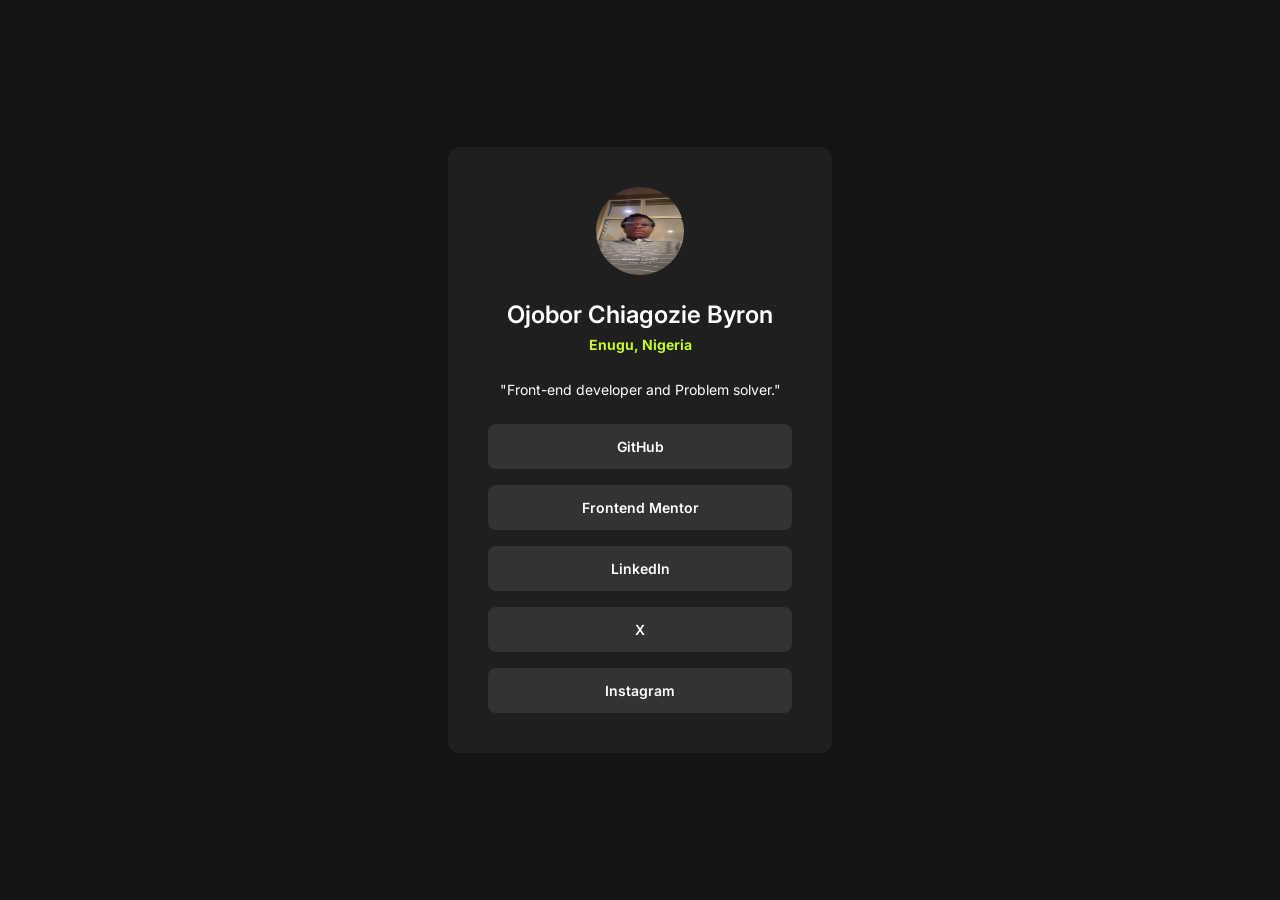
<file: week-01-solution/Assignment-1/index.html>
<!doctype html>
<html lang="en">
  <head>
    <meta charset="utf-8">
    <meta name="viewport" content="width=device-width, initial-scale=1">
    <meta name="theme-color" content="#141414">
    <meta
      name="description"
      content="Social links and profile for Ojobor Chiagozie Byron, front-end developer."
    >
    <title>Ojobor Chiagozie | Social Links</title>
    <link rel="preconnect" href="https://fonts.googleapis.com">
    <link rel="preconnect" href="https://fonts.gstatic.com" crossorigin>
    <link
      href="https://fonts.googleapis.com/css2?family=Inter:wght@400;600;700&display=swap"
      rel="stylesheet"
    >
    <link rel="stylesheet" href="style.css">
  </head>
  <body>
    <main class="profile-card" aria-labelledby="profile-name">
        <img class="profile-card__avatar"
         src="image/Picture of Byron.jpeg"
         alt="Profile picture of Ojobor Chiagozie Byron">
      <h1 class="profile-card__name" id="profile-name">Ojobor Chiagozie Byron</h1>
      <p class="profile-card__location">Enugu, Nigeria</p>
      <p class="profile-card__bio">"Front-end developer and Problem solver."</p>

      <nav class="social-links" aria-label="Social profiles">
        <ul class="social-links__list">
          <li><a class="social-links__link" href="https://github.com/">GitHub</a></li>
          <li><a class="social-links__link" href="https://www.frontendmentor.io/">Frontend Mentor</a></li>
          <li><a class="social-links__link" href="https://www.linkedin.com/">LinkedIn</a></li>
          <li><a class="social-links__link" href="https://x.com/">X</a></li>
          <li><a class="social-links__link" href="https://www.instagram.com/">Instagram</a></li>
        </ul>
      </nav>
    </main>
  </body>
</html>
</file>
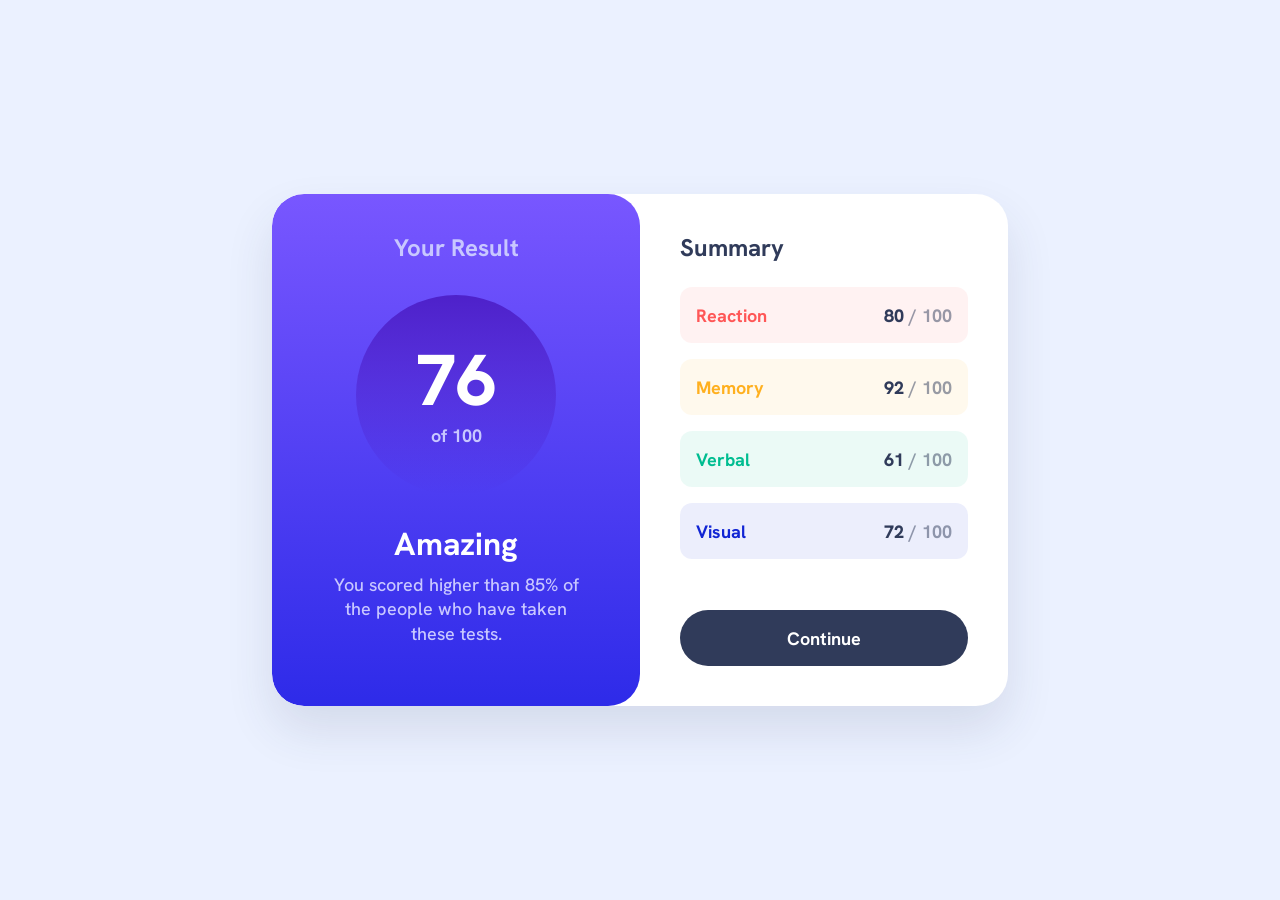
<file: week-01-solution/Assignment-2/index.html>
<!doctype html>
<html lang="en">
  <head>
    <meta charset="utf-8">
    <meta name="viewport" content="width=device-width, initial-scale=1">
    <meta
      name="description"
      content="A summary of your results across four skills."
    >
    <title>Results Summary</title>
    <link rel="preconnect" href="https://fonts.googleapis.com">
    <link rel="preconnect" href="https://fonts.gstatic.com" crossorigin>
    <link
      href="https://fonts.googleapis.com/css2?family=Hanken+Grotesk:wght@500;700;800&display=swap"
      rel="stylesheet"
    >
    <link rel="stylesheet" href="style.css">
  </head>
  <body>
    <main class="results-card" aria-label="Results summary">
      <section class="results" aria-labelledby="results-heading">
        <h1 class="results__eyebrow" id="results-heading">Your Result</h1>
        <div class="results__score" aria-label="76 out of 100">
          <span class="results__score-value" aria-hidden="true">76</span>
          <span class="results__score-total" aria-hidden="true">of 100</span>
        </div>
        <h2 class="results__rating">Amazing</h2>
        <p class="results__description">
          You scored higher than 85% of the people who have taken these tests.
        </p>
      </section>

      <section class="summary" aria-labelledby="summary-heading">
        <h2 class="summary__heading" id="summary-heading">Summary</h2>
        <ul class="summary__list">
          <li class="summary__item summary__item--reaction">
            <span class="summary__category">
              <span>Reaction</span>
            </span>
            <span class="summary__score"><strong>80</strong><span> / 100</span></span>
          </li>
          <li class="summary__item summary__item--memory">
            <span class="summary__category">
              <span>Memory</span>
            </span>
            <span class="summary__score"><strong>92</strong><span> / 100</span></span>
          </li>
          <li class="summary__item summary__item--verbal">
            <span class="summary__category">
              <span>Verbal</span>
            </span>
            <span class="summary__score"><strong>61</strong><span> / 100</span></span>
          </li>
          <li class="summary__item summary__item--visual">
            <span class="summary__category">
              <span>Visual</span>
            </span>
            <span class="summary__score"><strong>72</strong><span> / 100</span></span>
          </li>
        </ul>
        <button class="summary__continue" type="button">Continue</button>
      </section>
    </main>
  </body>
</html>
</file>
<file: week-01-solution/Assignment-1/style.css>
*, *::before, *::after {
  box-sizing: border-box;
}

* {
  margin: 0;
}

:root {
  color-scheme: dark;
  --colour-bg: hsl(0, 0%, 8%);
  --colour-card: hsl(0, 0%, 12%);
  --colour-button: hsl(0, 0%, 20%);
  --colour-text: hsl(0, 0%, 100%);
  --colour-accent: hsl(75, 94%, 57%);
  --font-family: "Inter", sans-serif;
}

body {
  min-width: 320px;
  min-height: 100vh;
  min-height: 100svh;
  display: grid;
  place-items: center;
  padding: 24px;
  background: var(--colour-bg);
  color: var(--colour-text);
  font-family: var(--font-family);
  font-size: 14px;
  line-height: 1.5;
}

.profile-card {
  width: min(100%, 384px);
  padding: 40px;
  border-radius: 12px;
  background: var(--colour-card);
  text-align: center;
}

.profile-card__avatar {
  display: block;
  width: 88px;
  height: 88px;
  margin: 0 auto 24px;
  border-radius: 50%;
}

.profile-card__name {
  margin-bottom: 4px;
  font-size: 24px;
  font-weight: 600;
  line-height: 1.3;
}

.profile-card__location {
  margin-bottom: 24px;
  color: var(--colour-accent);
  font-weight: 700;
}

.profile-card__bio {
  margin-bottom: 24px;
}

.social-links__list {
  display: grid;
  gap: 16px;
  padding: 0;
  list-style: none;
}

.social-links__link {
  display: block;
  padding: 12px 16px;
  border-radius: 8px;
  background: var(--colour-button);
  color: var(--colour-text);
  font-weight: 600;
  text-decoration: none;
  transition: background-color 160ms ease, color 160ms ease;
}

.social-links__link:hover {
  background: var(--colour-accent);
  color: var(--colour-bg);
}

.social-links__link:focus-visible {
  outline: 3px solid var(--colour-accent);
  outline-offset: 3px;
}

@media (max-width: 375px) {
  .profile-card {
    padding: 24px;
  }
}

@media (prefers-reduced-motion: reduce) {
  *,
  *::before,
  *::after {
    scroll-behavior: auto !important;
    transition-duration: 0.01ms !important;
  }
}
</file>
<file: week-01-solution/Assignment-2/style.css>
*, *::before, *::after {
  box-sizing: border-box;
}

* {
  margin: 0;
}

:root {
  color-scheme: light;
  --colour-reaction: hsl(0, 100%, 67%);
  --colour-memory: hsl(39, 100%, 56%);
  --colour-verbal: hsl(166, 100%, 37%);
  --colour-visual: hsl(234, 85%, 45%);
  --colour-light-slate-blue: hsl(252, 100%, 67%);
  --colour-light-royal-blue: hsl(241, 81%, 54%);
  --colour-violet-blue: hsla(256, 72%, 46%, 1);
  --colour-persian-blue: hsla(241, 72%, 46%, 0);
  --colour-white: hsl(0, 0%, 100%);
  --colour-pale-blue: hsl(221, 100%, 96%);
  --colour-light-lavender: hsl(241, 100%, 89%);
  --colour-dark-gray-blue: hsl(224, 30%, 27%);
  --colour-reaction-tint: hsla(0, 100%, 67%, 0.08);
  --colour-memory-tint: hsla(39, 100%, 56%, 0.08);
  --colour-verbal-tint: hsla(166, 100%, 37%, 0.08);
  --colour-visual-tint: hsla(234, 85%, 45%, 0.08);
  --font-family: "Hanken Grotesk", sans-serif;
}

body {
  min-width: 320px;
  min-height: 100vh;
  min-height: 100svh;
  display: grid;
  place-items: center;
  padding: 24px;
  background: var(--colour-pale-blue);
  color: var(--colour-dark-gray-blue);
  font-family: var(--font-family);
  font-size: 18px;
  font-weight: 500;
}

.results-card {
  display: flex;
  width: min(100%, 736px);
  min-height: 512px;
  overflow: hidden;
  border-radius: 32px;
  background: var(--colour-white);
  box-shadow: 0 24px 48px hsla(224, 30%, 27%, 0.12);
}

.results,
.summary {
  flex: 1 1 50%;
}

.results {
  display: flex;
  flex-direction: column;
  align-items: center;
  padding: 38px 48px 42px;
  border-radius: 32px;
  background: linear-gradient(
    180deg,
    var(--colour-light-slate-blue),
    var(--colour-light-royal-blue)
  );
  color: var(--colour-white);
  text-align: center;
}

.results__eyebrow {
  margin-bottom: 32px;
  color: var(--colour-light-lavender);
  font-size: 24px;
  font-weight: 700;
}

.results__score {
  display: flex;
  width: 200px;
  aspect-ratio: 1;
  flex-direction: column;
  align-items: center;
  justify-content: center;
  margin-bottom: 28px;
  border-radius: 50%;
  background: linear-gradient(
    180deg,
    var(--colour-violet-blue),
    var(--colour-persian-blue)
  );
}

.results__score-value {
  font-size: 72px;
  font-weight: 800;
  line-height: 1;
}

.results__score-total {
  margin-top: 8px;
  color: var(--colour-light-lavender);
  font-size: 18px;
  font-weight: 700;
}

.results__rating {
  margin-bottom: 8px;
  font-size: 32px;
  font-weight: 700;
}

.results__description {
  max-width: 26ch;
  color: var(--colour-light-lavender);
  line-height: 1.35;
}

.summary {
  display: flex;
  flex-direction: column;
  padding: 38px 40px 40px;
}

.summary__heading {
  margin-bottom: 24px;
  font-size: 24px;
  font-weight: 700;
}

.summary__list {
  display: grid;
  gap: 16px;
  padding: 0;
  list-style: none;
}

.summary__item {
  display: flex;
  min-height: 56px;
  align-items: center;
  justify-content: space-between;
  gap: 12px;
  padding: 12px 16px;
  border-radius: 12px;
}

.summary__item--reaction {
  background: var(--colour-reaction-tint);
  color: var(--colour-reaction);
}

.summary__item--memory {
  background: var(--colour-memory-tint);
  color: var(--colour-memory);
}

.summary__item--verbal {
  background: var(--colour-verbal-tint);
  color: var(--colour-verbal);
}

.summary__item--visual {
  background: var(--colour-visual-tint);
  color: var(--colour-visual);
}

.summary__category {
  display: inline-flex;
  min-width: 0;
  align-items: center;
  gap: 12px;
  font-weight: 700;
}

.summary__score {
  flex: 0 0 auto;
  color: hsla(224, 30%, 27%, 0.5);
  font-weight: 700;
}

.summary__score strong {
  color: var(--colour-dark-gray-blue);
  font-weight: 800;
}

.summary__continue {
  width: 100%;
  min-height: 56px;
  margin-top: auto;
  padding: 12px 24px;
  border: 0;
  border-radius: 999px;
  background: var(--colour-dark-gray-blue);
  color: var(--colour-white);
  cursor: pointer;
  font: inherit;
  font-weight: 700;
  transition: background 160ms ease, box-shadow 160ms ease;
}

.summary__continue:hover {
  background: linear-gradient(
    180deg,
    var(--colour-light-slate-blue),
    var(--colour-light-royal-blue)
  );
}

.summary__continue:focus-visible {
  outline: 3px solid var(--colour-light-slate-blue);
  outline-offset: 3px;
}

@media (max-width: 700px) {
  body {
    display: block;
    padding: 0;
    background: var(--colour-white);
    font-size: 16px;
  }

  .results-card {
    width: 100%;
    min-height: 100vh;
    min-height: 100svh;
    flex-direction: column;
    overflow: visible;
    border-radius: 0;
    box-shadow: none;
  }

  .results {
    flex: 0 0 auto;
    padding: 24px 32px 40px;
    border-radius: 0 0 32px 32px;
  }

  .results__eyebrow {
    margin-bottom: 24px;
    font-size: 18px;
  }

  .results__score {
    width: 140px;
    margin-bottom: 24px;
  }

  .results__score-value {
    font-size: 56px;
  }

  .results__score-total {
    margin-top: 4px;
    font-size: 16px;
  }

  .results__rating {
    margin-bottom: 8px;
    font-size: 24px;
  }

  .results__description {
    max-width: 30ch;
  }

  .summary {
    flex: 1 0 auto;
    padding: 24px 30px 30px;
  }

  .summary__heading {
    margin-bottom: 20px;
    font-size: 18px;
  }

  .summary__list {
    gap: 12px;
  }

  .summary__item {
    min-height: 56px;
  }

  .summary__continue {
    margin-top: 24px;
  }
}

@media (prefers-reduced-motion: reduce) {
  *,
  *::before,
  *::after {
    scroll-behavior: auto !important;
    transition-duration: 0.01ms !important;
  }
}
</file>
